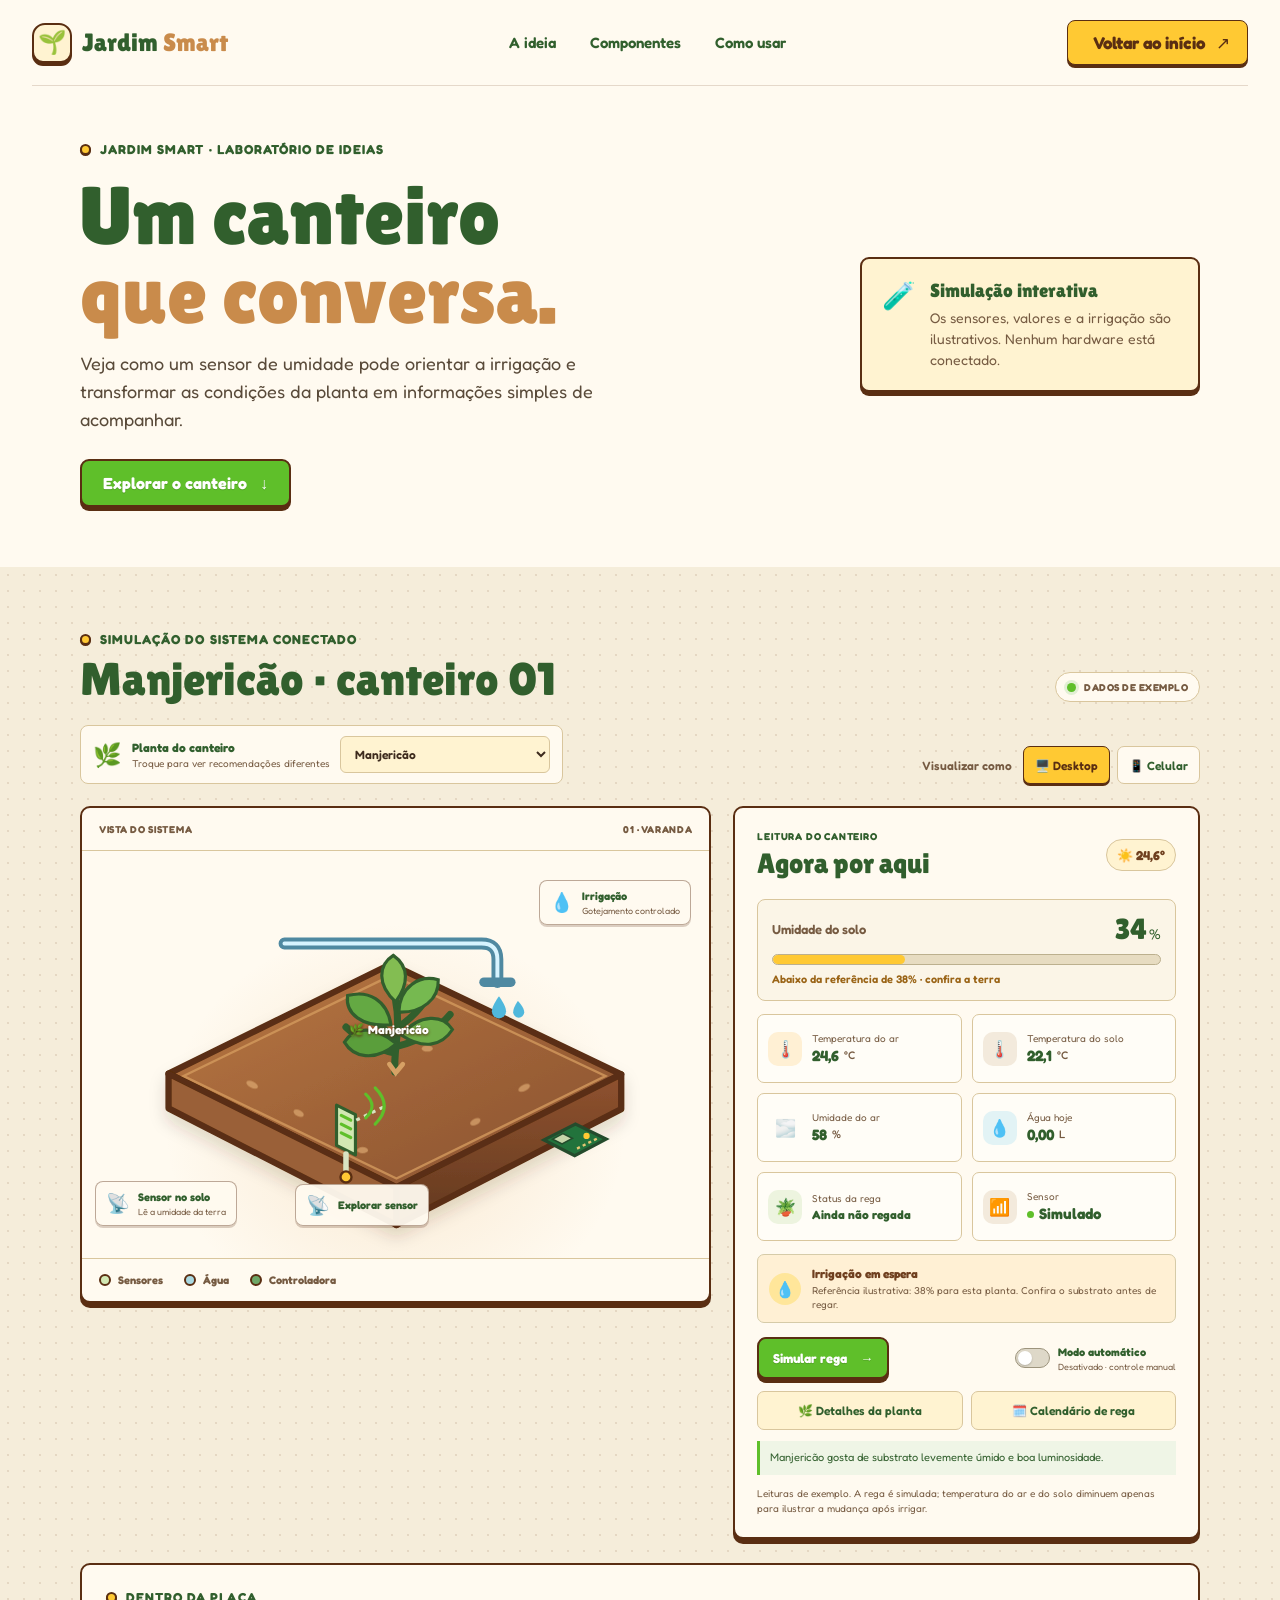
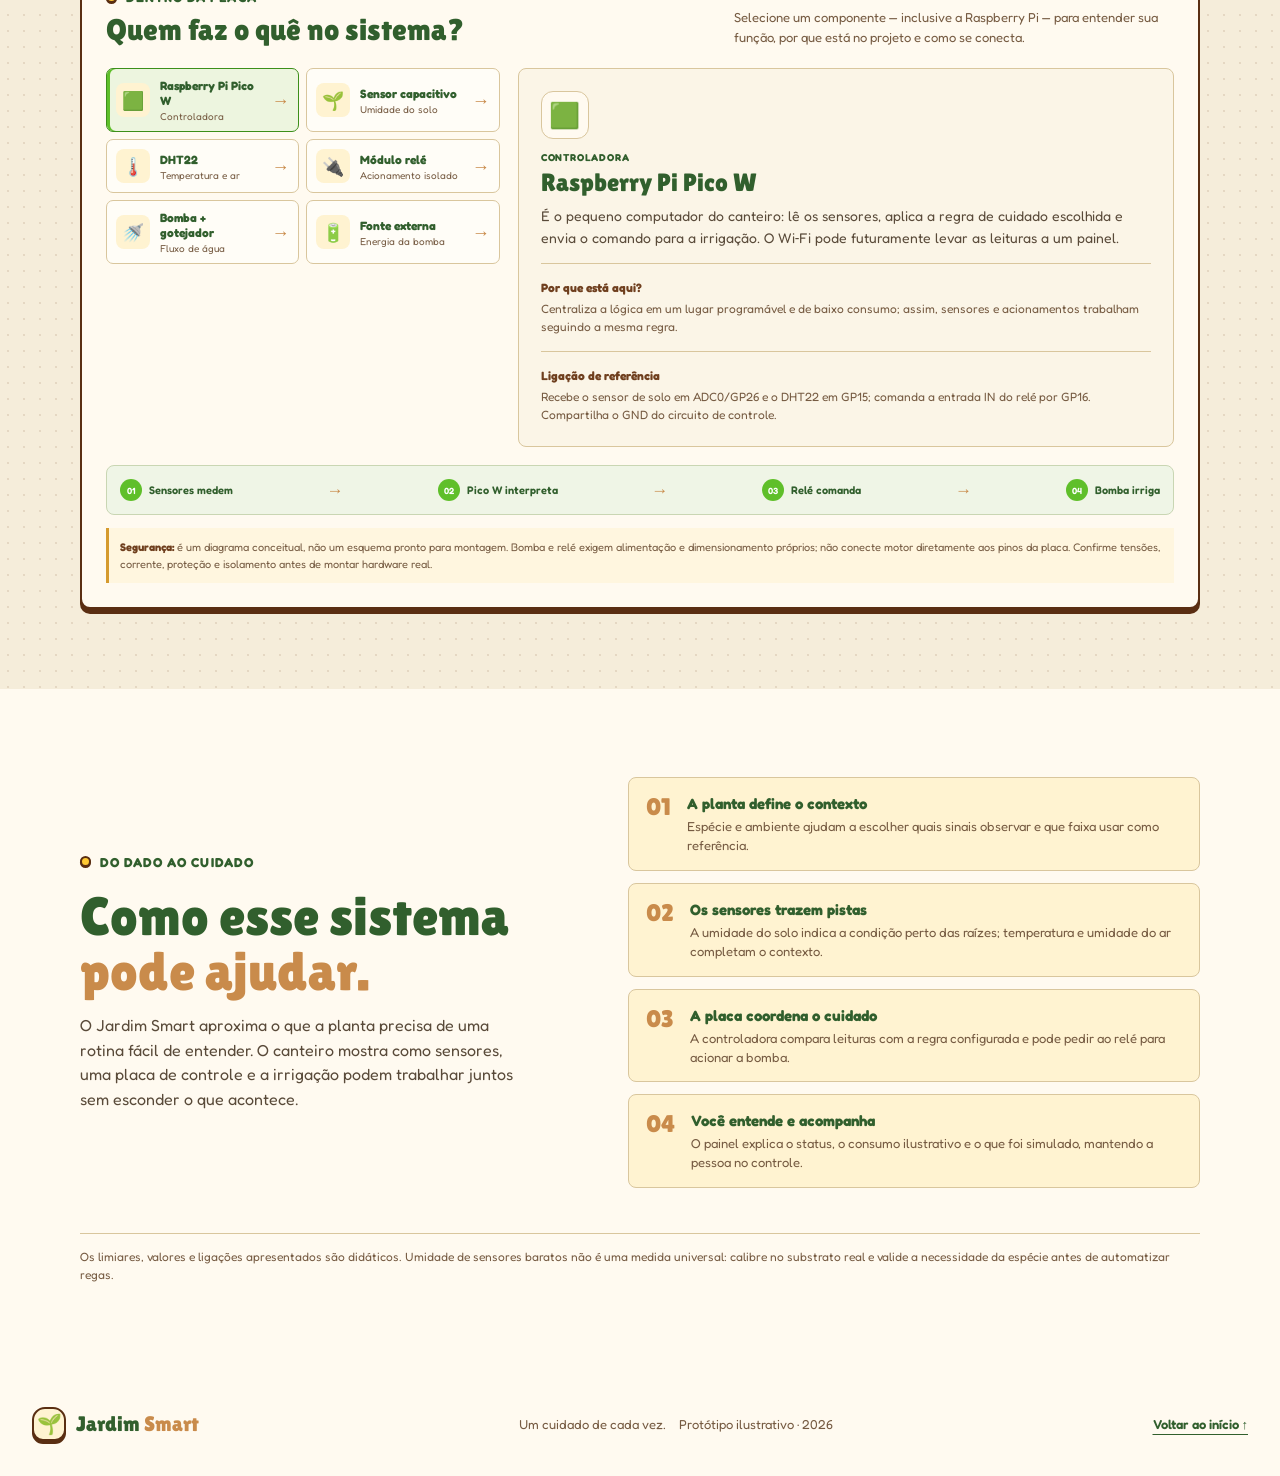
<file: demonstracao.html>
<!doctype html>
<html lang="pt-BR">
  <head>
    <meta charset="utf-8">
    <meta name="viewport" content="width=device-width, initial-scale=1">
    <meta name="theme-color" content="#5fbf2a">
    <meta name="description" content="Explore uma simulação do canteiro conectado Jardim Smart, com sensor de umidade, irrigação e dados de cuidado.">
    <title>Demonstração | Jardim Smart</title>
    <link rel="preconnect" href="https://fonts.googleapis.com">
    <link rel="preconnect" href="https://fonts.gstatic.com" crossorigin>
    <link href="https://fonts.googleapis.com/css2?family=Fredoka:wght@400;500;600;700&family=Lilita+One&display=swap" rel="stylesheet">
    <link rel="stylesheet" href="styles.css">
    <script src="demonstracao.js" defer></script>
  </head>
  <body class="demo-page">
    <header class="site-header">
      <a class="brand" href="index.html" aria-label="Jardim Smart, página inicial">
        <span class="brand-mark" aria-hidden="true">🌱</span>
        <span>Jardim <em>Smart</em></span>
      </a>
      <nav class="main-nav" aria-label="Navegação principal">
        <a href="index.html#ideia">A ideia</a>
        <a href="#componentes">Componentes</a>
        <a href="#como-usar">Como usar</a>
      </nav>
      <a class="header-cta" href="index.html"><span class="demo-header-full">Voltar ao início</span><span class="demo-header-short">Início</span> <span aria-hidden="true">↗</span></a>
    </header>

    <main>
      <section class="demo-hero section-wrap">
        <div class="demo-hero-copy">
          <p class="eyebrow"><span class="sun-dot" aria-hidden="true"></span> Jardim Smart · laboratório de ideias</p>
          <h1>Um canteiro<br><span>que conversa.</span></h1>
          <p>Veja como um sensor de umidade pode orientar a irrigação e transformar as condições da planta em informações simples de acompanhar.</p>
          <a class="button button-green" href="#canteiro">Explorar o canteiro <span aria-hidden="true">↓</span></a>
        </div>
        <aside class="demo-note" aria-label="Aviso sobre a demonstração">
          <span aria-hidden="true">🧪</span>
          <div><strong>Simulação interativa</strong><p>Os sensores, valores e a irrigação são ilustrativos. Nenhum hardware está conectado.</p></div>
        </aside>
      </section>

      <section class="demo-dashboard" id="canteiro" aria-labelledby="bed-title">
        <div class="section-wrap">
          <div class="demo-section-heading">
            <div>
              <p class="eyebrow"><span class="sun-dot" aria-hidden="true"></span> Simulação do sistema conectado</p>
              <h2 id="bed-title">Manjericão · canteiro 01</h2>
            </div>
            <span class="demo-live"><i aria-hidden="true"></i> DADOS DE EXEMPLO</span>
          </div>
          <div class="demo-toolbar">
            <label class="plant-picker" for="demo-plant-select"><span>🌿</span><span><strong>Planta do canteiro</strong><small>Troque para ver recomendações diferentes</small></span>
              <select id="demo-plant-select" aria-label="Escolher planta da simulação">
                <option value="manjericao">Manjericão</option>
                <option value="orquidea">Orquídea</option>
                <option value="jiboia">Jiboia</option>
                <option value="suculenta">Suculenta</option>
                <option value="samambaia">Samambaia</option>
                <option value="espada">Espada-de-são-jorge</option>
                <option value="lirio">Lírio-da-paz</option>
                <option value="cacto">Cacto</option>
                <option value="costela">Costela-de-adão</option>
              </select>
            </label>
            <div class="view-switch" role="group" aria-label="Visualização da simulação">
              <span>Visualizar como</span>
              <button type="button" class="view-option is-selected" data-preview="desktop" aria-pressed="true"><span aria-hidden="true">🖥️</span> Desktop</button>
              <button type="button" class="view-option" data-preview="mobile" aria-pressed="false"><span aria-hidden="true">📱</span> Celular</button>
            </div>
          </div>

          <div class="demo-dashboard-grid" id="demo-preview" data-preview="desktop">
            <section class="bed-card" aria-label="Ilustração 2.5D de um canteiro com sensor e irrigação">
              <div class="bed-card-top"><span>VISTA DO SISTEMA</span><span id="bed-location">01 · VARANDA</span></div>
              <div class="bed-illustration">
                <svg class="bed-svg" viewBox="0 0 760 510" role="img" aria-labelledby="bed-illustration-title bed-illustration-description">
                  <title id="bed-illustration-title">Canteiro conectado Jardim Smart</title>
                  <desc id="bed-illustration-description">Planta crescendo sobre o solo, com um tubo de irrigação acima e uma sonda de umidade enterrada na terra.</desc>
                  <defs>
                    <linearGradient id="soil-top" x1="0" x2="1" y1="0" y2="1"><stop offset="0" stop-color="#b97842"/><stop offset="1" stop-color="#88502f"/></linearGradient>
                    <linearGradient id="soil-side" x1="0" x2="0" y1="0" y2="1"><stop offset="0" stop-color="#8f522f"/><stop offset="1" stop-color="#63391f"/></linearGradient>
                    <filter id="bed-shadow" x="-20%" y="-20%" width="140%" height="150%"><feDropShadow dx="0" dy="12" stdDeviation="10" flood-color="#3e2b1e" flood-opacity=".15"/></filter>
                  </defs>
                  <g class="bed-ground" filter="url(#bed-shadow)">
                    <path d="M92 276 374 137 666 277 381 420Z" fill="url(#soil-top)" stroke="#5a2e12" stroke-width="8" stroke-linejoin="round"/>
                    <path d="M92 276 381 420 381 468 92 320Z" fill="#9a6037" stroke="#5a2e12" stroke-width="8" stroke-linejoin="round"/>
                    <path d="M381 420 666 277 666 321 381 468Z" fill="url(#soil-side)" stroke="#5a2e12" stroke-width="8" stroke-linejoin="round"/>
                    <path d="M111 279 375 151 646 279 381 409Z" fill="none" stroke="#d49a5e" stroke-width="3" opacity=".8"/>
                  </g>
                  <g class="bed-soil-details" fill="#e1ae76" opacity=".66">
                    <ellipse cx="198" cy="290" rx="8" ry="4" transform="rotate(27 198 290)"/><ellipse cx="257" cy="326" rx="7" ry="4" transform="rotate(27 257 326)"/>
                    <ellipse cx="543" cy="294" rx="8" ry="4" transform="rotate(-27 543 294)"/><ellipse cx="481" cy="337" rx="7" ry="4" transform="rotate(-27 481 337)"/>
                    <ellipse cx="338" cy="373" rx="7" ry="4"/><ellipse cx="420" cy="244" rx="7" ry="4"/>
                  </g>
                  <g class="plant">
                    <path d="M379 274C377 244 387 219 380 184M380 232C358 214 344 201 334 178M382 218C406 202 420 185 427 163M379 250C353 244 334 233 317 217M383 241C410 235 434 219 449 201" fill="none" stroke="#315f2d" stroke-width="9" stroke-linecap="round"/>
                    <path d="M374 214C337 217 316 200 319 177 345 170 369 182 374 214Z" fill="#64a943" stroke="#315f2d" stroke-width="4"/>
                    <path d="M384 198C385 166 410 150 434 157 435 181 414 199 384 198Z" fill="#76b950" stroke="#315f2d" stroke-width="4"/>
                    <path d="M381 238C353 262 326 255 315 236 329 215 354 216 381 238Z" fill="#5a9e3b" stroke="#315f2d" stroke-width="4"/>
                    <path d="M387 227C411 199 440 201 452 220 438 242 414 245 387 227Z" fill="#70ae48" stroke="#315f2d" stroke-width="4"/>
                    <path d="M380 185C356 163 358 138 377 126 397 140 397 162 380 185Z" fill="#83bd52" stroke="#315f2d" stroke-width="4"/>
                    <path d="M372 264 380 275 389 264" fill="none" stroke="#d6a165" stroke-width="6" stroke-linecap="round"/>
                  </g>
                  <g class="irrigation-line">
                    <path d="M239 111H489Q509 111 509 131V160" fill="none" stroke="#4f89a1" stroke-width="15" stroke-linecap="round" stroke-linejoin="round"/>
                    <path class="water-flow" d="M239 111H489Q509 111 509 131V160" fill="none" stroke="#d7f4ff" stroke-width="5" stroke-linecap="round" stroke-linejoin="round"/>
                    <path d="M492 160H526" stroke="#4f89a1" stroke-width="12" stroke-linecap="round"/>
                    <path class="water-drop drop-one" d="M511 178C511 178 502 190 502 197A9 9 0 0 0 520 197C520 190 511 178 511 178Z" fill="#50b8dc"/>
                    <path class="water-drop drop-two" d="M535 184C535 184 529 192 529 198A7 7 0 0 0 543 198C543 192 535 184 535 184Z" fill="#50b8dc"/>
                  </g>
                  <g class="soil-sensor">
                    <path d="M305 316 329 328 329 379 305 367Z" fill="#d2e8b3" stroke="#315f2d" stroke-width="4" stroke-linejoin="round"/>
                    <path d="M311 329 323 335M311 340 323 346M311 351 323 357" stroke="#5fbf2a" stroke-width="4" stroke-linecap="round"/>
                    <path d="M317 378V400" stroke="#d9e3c2" stroke-width="7" stroke-linecap="round"/>
                    <circle cx="317" cy="407" r="7" fill="#ffc933" stroke="#5a2e12" stroke-width="3"/>
                    <path d="M330 335 365 318" fill="none" stroke="#d9e3c2" stroke-width="4" stroke-dasharray="5 6"/>
                  </g>
                  <g class="sensor-signal" fill="none" stroke="#5fbf2a" stroke-width="4" stroke-linecap="round">
                    <path d="M342 302Q358 317 342 332"/><path d="M354 294Q377 317 354 340"/>
                  </g>
                  <g class="controller-board" aria-hidden="true">
                    <path d="M568 360 608 340 647 359 607 380Z" fill="#22733c" stroke="#244b2c" stroke-width="4"/>
                    <path d="M579 359 592 352 604 358 591 365Z" fill="#c6d6aa" stroke="#244b2c" stroke-width="2"/>
                    <path d="M610 371 638 357" stroke="#e5c773" stroke-width="3" stroke-dasharray="4 4"/>
                    <circle cx="622" cy="355" r="4" fill="#ffc933"/>
                  </g>
                </svg>
                <button class="diagram-label label-irrigation component-hotspot" type="button" data-component="bomba"><span aria-hidden="true">💧</span><span><strong>Irrigação</strong><small>Gotejamento controlado</small></span></button>
                <button class="diagram-label label-sensor component-hotspot" type="button" data-component="solo"><span aria-hidden="true">📡</span><span><strong>Sensor no solo</strong><small>Lê a umidade da terra</small></span></button>
                <button class="diagram-label label-controller component-hotspot" type="button" data-component="solo" aria-label="Explorar sensor"><span aria-hidden="true">📡</span><span><strong>Explorar sensor</strong></span></button>
                <div class="diagram-plant-label"><span id="plant-emoji">🌿</span> <span id="plant-diagram-name">Manjericão</span></div>
              </div>
              <div class="bed-card-bottom"><span><i class="legend-sensor"></i> Sensores</span><span><i class="legend-irrigation"></i> Água</span><span><i class="legend-board"></i> Controladora</span></div>
            </section>

            <section class="telemetry-card" aria-labelledby="telemetry-title">
              <div class="telemetry-heading">
                <div><p class="eyebrow">LEITURA DO CANTEIRO</p><h3 id="telemetry-title">Agora por aqui</h3></div>
                <span class="telemetry-weather" aria-label="Clima ilustrativo">☀️ <span id="air-temperature">24,6</span>°</span>
              </div>
              <div class="moisture-reading">
                <div class="moisture-reading-top"><span>Umidade do solo</span><strong><span id="soil-moisture-value">34</span><small>%</small></strong></div>
                <div class="moisture-track" role="progressbar" aria-label="Umidade ilustrativa do solo" aria-valuemin="0" aria-valuemax="100" aria-valuenow="34"><span id="moisture-bar"></span></div>
                <p id="soil-moisture-status" class="moisture-status">Solo seco · pode precisar de água</p>
              </div>
              <div class="telemetry-metrics">
                <article class="telemetry-metric"><span class="metric-icon metric-temp" aria-hidden="true">🌡️</span><div><small>Temperatura do ar</small><strong><span id="temperature-value">24,6</span> <em>°C</em></strong></div></article>
                <article class="telemetry-metric"><span class="metric-icon metric-soil-temp" aria-hidden="true">🌡️</span><div><small>Temperatura do solo</small><strong><span id="soil-temperature-value">22,1</span> <em>°C</em></strong></div></article>
                <article class="telemetry-metric"><span class="metric-icon metric-humidity" aria-hidden="true">🌫️</span><div><small>Umidade do ar</small><strong><span id="air-humidity-value">58</span> <em>%</em></strong></div></article>
                <article class="telemetry-metric"><span class="metric-icon metric-water" aria-hidden="true">💧</span><div><small>Água hoje</small><strong><span id="water-usage">0,00</span> <em>L</em></strong></div></article>
                <article class="telemetry-metric"><span class="metric-icon metric-status" aria-hidden="true">🪴</span><div><small>Status da rega</small><strong id="watering-status">Ainda não regada</strong></div></article>
                <article class="telemetry-metric"><span class="metric-icon metric-signal" aria-hidden="true">📶</span><div><small>Sensor</small><strong><span class="sensor-dot"></span> Simulado</strong></div></article>
              </div>
              <div class="irrigation-status" id="irrigation-status" aria-live="polite">
                <span class="irrigation-status-icon" aria-hidden="true">💧</span>
                <div><strong id="irrigation-status-title">Irrigação em espera</strong><small id="irrigation-status-copy">Abaixo de 38% de umidade, o sistema pode sugerir rega.</small></div>
              </div>
              <div class="demo-controls">
                <button class="button button-green" id="water-now-button" type="button">Simular rega <span aria-hidden="true">→</span></button>
                <button class="automation-toggle" id="automation-toggle" type="button" aria-pressed="false"><span class="toggle-track"><span></span></span><span><strong>Modo automático</strong><small id="automation-description">Desativado · controle manual</small></span></button>
              </div>
              <div class="plant-action-buttons">
                <button class="plant-action-button" id="open-plant-details" type="button">🌿 Detalhes da planta</button>
                <button class="plant-action-button" id="open-watering-calendar" type="button">🗓️ Calendário de rega</button>
              </div>
              <p class="plant-care-copy" id="plant-care-copy">Manjericão gosta de substrato levemente úmido e boa luminosidade.</p>
              <p class="telemetry-footnote">Leituras de exemplo. A rega é simulada; temperatura do ar e do solo diminuem apenas para ilustrar a mudança após irrigar.</p>
            </section>
          </div>

          <section class="system-map" id="componentes" aria-labelledby="components-title">
            <div class="system-map-heading">
              <div><p class="eyebrow"><span class="sun-dot" aria-hidden="true"></span> Dentro da placa</p><h3 id="components-title">Quem faz o quê no sistema?</h3></div>
              <p>Selecione um componente — inclusive a Raspberry Pi — para entender sua função, por que está no projeto e como se conecta.</p>
            </div>
            <div class="component-layout">
              <div class="component-selector" role="group" aria-label="Componentes do sistema">
                <button class="component-chip is-active" type="button" data-component="raspberry" aria-pressed="true"><span>🟩</span><span><strong>Raspberry Pi Pico W</strong><small>Controladora</small></span><b>→</b></button>
                <button class="component-chip" type="button" data-component="solo" aria-pressed="false"><span>🌱</span><span><strong>Sensor capacitivo</strong><small>Umidade do solo</small></span><b>→</b></button>
                <button class="component-chip" type="button" data-component="ambiente" aria-pressed="false"><span>🌡️</span><span><strong>DHT22</strong><small>Temperatura e ar</small></span><b>→</b></button>
                <button class="component-chip" type="button" data-component="rele" aria-pressed="false"><span>🔌</span><span><strong>Módulo relé</strong><small>Acionamento isolado</small></span><b>→</b></button>
                <button class="component-chip" type="button" data-component="bomba" aria-pressed="false"><span>🚿</span><span><strong>Bomba + gotejador</strong><small>Fluxo de água</small></span><b>→</b></button>
                <button class="component-chip" type="button" data-component="fonte" aria-pressed="false"><span>🔋</span><span><strong>Fonte externa</strong><small>Energia da bomba</small></span><b>→</b></button>
              </div>
              <article class="component-detail" aria-live="polite">
                <div class="component-detail-icon" id="component-detail-icon" aria-hidden="true">🟩</div>
                <p class="eyebrow" id="component-category">CONTROLADORA</p>
                <h4 id="component-detail-title">Raspberry Pi Pico W</h4>
                <p id="component-detail-description">É o pequeno computador do canteiro: lê os sensores, aplica a regra de cuidado escolhida e envia o comando para a irrigação. O Wi‑Fi pode futuramente levar as leituras a um painel.</p>
                <div class="component-why"><strong>Por que está aqui?</strong><p id="component-detail-why">Centraliza a lógica em um lugar programável e de baixo consumo; assim, sensores e acionamentos trabalham seguindo a mesma regra.</p></div>
                <div class="component-connection"><strong>Ligação de referência</strong><p id="component-detail-connection">Recebe o sensor de solo em ADC0/GP26 e o DHT22 em GP15; comanda a entrada IN do relé por GP16. Compartilha o GND do circuito de controle.</p></div>
              </article>
            </div>
            <div class="wiring-flow" aria-label="Fluxo ilustrativo das conexões">
              <span><i>01</i> Sensores medem</span><b aria-hidden="true">→</b><span><i>02</i> Pico W interpreta</span><b aria-hidden="true">→</b><span><i>03</i> Relé comanda</span><b aria-hidden="true">→</b><span><i>04</i> Bomba irriga</span>
            </div>
            <p class="wiring-warning"><strong>Segurança:</strong> é um diagrama conceitual, não um esquema pronto para montagem. Bomba e relé exigem alimentação e dimensionamento próprios; não conecte motor diretamente aos pinos da placa. Confirme tensões, corrente, proteção e isolamento antes de montar hardware real.</p>
          </section>
        </div>
      </section>

      <section class="demo-usage section-wrap" id="como-usar">
        <div class="demo-usage-heading">
          <p class="eyebrow"><span class="sun-dot" aria-hidden="true"></span> Do dado ao cuidado</p>
          <h2>Como esse sistema<br><span>pode ajudar.</span></h2>
          <p>O Jardim Smart aproxima o que a planta precisa de uma rotina fácil de entender. O canteiro mostra como sensores, uma placa de controle e a irrigação podem trabalhar juntos sem esconder o que acontece.</p>
        </div>
        <div class="demo-usage-steps">
          <article><span>01</span><div><strong>A planta define o contexto</strong><p>Espécie e ambiente ajudam a escolher quais sinais observar e que faixa usar como referência.</p></div></article>
          <article><span>02</span><div><strong>Os sensores trazem pistas</strong><p>A umidade do solo indica a condição perto das raízes; temperatura e umidade do ar completam o contexto.</p></div></article>
          <article><span>03</span><div><strong>A placa coordena o cuidado</strong><p>A controladora compara leituras com a regra configurada e pode pedir ao relé para acionar a bomba.</p></div></article>
          <article><span>04</span><div><strong>Você entende e acompanha</strong><p>O painel explica o status, o consumo ilustrativo e o que foi simulado, mantendo a pessoa no controle.</p></div></article>
        </div>
        <p class="demo-usage-disclaimer">Os limiares, valores e ligações apresentados são didáticos. Umidade de sensores baratos não é uma medida universal: calibre no substrato real e valide a necessidade da espécie antes de automatizar regas.</p>
      </section>
    </main>

    <dialog class="plant-info-dialog" id="plant-details-dialog" aria-labelledby="plant-details-title">
      <div class="plant-info-top">
        <div><p class="eyebrow"><span class="sun-dot" aria-hidden="true"></span> Guia do canteiro</p><h2 id="plant-details-title">Detalhes da planta</h2></div>
        <button class="dialog-close" type="button" aria-label="Fechar detalhes">×</button>
      </div>
      <div class="plant-info-body">
        <section class="plant-info-summary">
          <div class="plant-info-icon" id="details-plant-icon" aria-hidden="true">🌿</div>
          <div><h3 id="details-plant-name">Manjericão</h3><p id="details-plant-description">Erva aromática · varanda</p></div>
        </section>
        <div class="plant-facts-grid">
          <article><small>Próxima rega</small><strong id="details-next-watering">Em 2 dias</strong></article>
          <article><small>Intervalo de referência</small><strong id="details-watering-interval">A cada 3 dias</strong></article>
          <article><small>Luz</small><strong id="details-light">Sol indireto</strong></article>
          <article><small>Colheita / floração</small><strong id="details-harvest">Em 45–60 dias</strong></article>
          <article><small>Umidade de referência</small><strong id="details-moisture">38% no solo</strong></article>
          <article><small>Ambiente</small><strong id="details-location">Varanda</strong></article>
        </div>
        <section class="plant-detail-advice"><strong>Cuidados para esta planta</strong><p id="details-care-copy"></p><small id="details-care-note"></small></section>
        <section class="mini-garden-section">
          <div><h3>Mini canteiro</h3><p>Escolha uma planta para voltar ao painel de leituras.</p></div>
          <div class="mini-garden-plants" id="mini-garden-plants" role="group" aria-label="Plantas disponíveis no canteiro"></div>
        </section>
      </div>
      <div class="plant-info-footer">
        <button class="button button-green" id="back-to-dashboard" type="button">← Voltar ao painel</button>
        <button class="plant-action-button" id="details-calendar-button" type="button">🗓️ Ver calendário de rega</button>
      </div>
    </dialog>

    <dialog class="plant-info-dialog calendar-dialog" id="watering-calendar-dialog" aria-labelledby="watering-calendar-title">
      <div class="plant-info-top">
        <div><p class="eyebrow"><span class="sun-dot" aria-hidden="true"></span> Planejamento ilustrativo</p><h2 id="watering-calendar-title">Calendário de rega</h2></div>
        <button class="dialog-close" type="button" aria-label="Fechar calendário">×</button>
      </div>
      <p class="calendar-plant-name" id="calendar-plant-name">Manjericão · canteiro 01</p>
      <div class="watering-calendar-grid" id="watering-calendar-grid" aria-live="polite"></div>
      <p class="calendar-dialog-note">As datas usam intervalos de exemplo. Confira a terra e as necessidades da espécie antes de regar.</p>
      <div class="plant-info-footer">
        <button class="button button-green" id="calendar-back-to-details" type="button">← Voltar aos detalhes</button>
        <button class="automation-toggle calendar-automation" id="calendar-automation-toggle" type="button" aria-pressed="false"><span class="toggle-track"><span></span></span><span><strong>Modo automático</strong><small>Desativado · simulação</small></span></button>
      </div>
    </dialog>

    <footer class="site-footer">
      <a class="brand footer-brand" href="index.html"><span class="brand-mark" aria-hidden="true">🌱</span><span>Jardim <em>Smart</em></span></a>
      <p>Um cuidado de cada vez. <span>Protótipo ilustrativo · 2026</span></p>
      <a href="index.html" class="back-top">Voltar ao início ↑</a>
    </footer>
  </body>
</html>
</file>
<file: styles.css>
:root {
  color-scheme: light;
  --grass: #5fbf2a;
  --grass-dark: #3c8f1a;
  --leaf: #315f2d;
  --wood: #c98b4b;
  --wood-light: #e1a65d;
  --soil: #6f3f1e;
  --outline: #5a2e12;
  --cream: #fff3d1;
  --paper: #fffaf0;
  --yellow: #ffc933;
  --red: #e85a4a;
  --ink: #3e2b1e;
  --muted: #765b42;
  --line: #d9c69d;
  font-family: "Fredoka", sans-serif;
  color: var(--ink);
  background: var(--paper);
  font-synthesis: none;
  text-rendering: optimizeLegibility;
}

* { box-sizing: border-box; }
html { scroll-behavior: smooth; }
body { margin: 0; min-width: 0; }
button, a { font: inherit; }
a { color: inherit; }
button:focus-visible, a:focus-visible { outline: 3px solid var(--red); outline-offset: 4px; }

.site-header {
  width: min(1240px, calc(100% - 64px));
  min-height: 86px;
  margin: auto;
  display: flex;
  align-items: center;
  justify-content: space-between;
  gap: 28px;
  border-bottom: 1px solid rgba(111, 63, 30, .18);
}
.brand { display: inline-flex; align-items: center; gap: 10px; text-decoration: none; color: var(--leaf); font-family: "Lilita One", sans-serif; font-size: 25px; white-space: nowrap; }
.brand em { color: var(--wood); font-style: normal; }
.brand-mark { display: grid; place-items: center; width: 40px; aspect-ratio: 1; background: var(--cream); border: 2px solid var(--outline); border-radius: 13px 13px 11px 11px; font-family: sans-serif; font-size: 23px; box-shadow: 0 3px 0 var(--outline); }
.main-nav { display: flex; gap: 34px; align-items: center; }
.nav-label-short { display: none; }
.main-nav a, .text-link, .back-top { color: var(--leaf); font-weight: 600; text-decoration-thickness: 1px; text-underline-offset: 5px; }
.main-nav a { text-decoration: none; font-size: 15px; }
.main-nav a:hover, .text-link:hover, .back-top:hover { color: var(--soil); }
.header-cta { padding: 11px 17px; border: 1px solid var(--outline); border-radius: 8px; background: var(--yellow); box-shadow: 0 3px 0 var(--outline); color: var(--outline); text-decoration: none; font-size: 14px; font-weight: 700; white-space: nowrap; }
.header-cta span { padding-left: 8px; font-size: 17px; }
.header-cta:active, .button:active { transform: translateY(2px); box-shadow: 0 1px 0 var(--outline); }

.hero { position: relative; isolation: isolate; overflow: hidden; width: min(1240px, calc(100% - 64px)); min-height: 638px; margin: 0 auto; padding: 72px 0 62px; display: grid; grid-template-columns: .94fr 1.06fr; align-items: center; gap: 48px; }
.hero::before { position: absolute; content: ""; z-index: -1; width: 610px; height: 610px; top: 11px; right: -145px; border-radius: 50%; background: radial-gradient(circle at 44% 45%, #f3e1b8 0 1px, transparent 1.8px) 0 0 / 19px 19px, #edf4d9; border: 1px solid #d7e1bd; }
.hero-copy { padding-bottom: 15px; }
.eyebrow { margin: 0 0 19px; display: flex; align-items: center; gap: 9px; color: var(--leaf); font-size: 13px; font-weight: 700; letter-spacing: .08em; text-transform: uppercase; }
.sun-dot { width: 11px; aspect-ratio: 1; display: inline-block; border-radius: 50%; background: var(--yellow); border: 2px solid var(--outline); box-shadow: 0 1px 0 var(--outline); }
h1, h2, h3, p { margin-top: 0; }
h1, h2, h3 { font-family: "Lilita One", sans-serif; font-weight: 400; }
.hero h1 { max-width: 540px; margin-bottom: 20px; color: var(--leaf); font-size: clamp(56px, 6.4vw, 82px); line-height: .98; }
.hero h1 span, .section-heading h2 span, .garden-intro h2 span, .future-inner h2 span { color: var(--wood); }
.hero-description { max-width: 480px; margin-bottom: 27px; color: #594a39; font-size: 18px; line-height: 1.55; }
.hero-actions { display: flex; align-items: center; gap: 24px; flex-wrap: wrap; }
.button { min-height: 48px; display: inline-flex; align-items: center; justify-content: center; gap: 13px; padding: 0 21px; border: 2px solid var(--outline); border-radius: 9px; box-shadow: 0 4px 0 var(--outline); cursor: pointer; font-weight: 700; text-decoration: none; transition: transform .15s ease, box-shadow .15s ease; }
.button-green { color: #fff; background: var(--grass); text-shadow: 0 1px 0 rgba(0,0,0,.16); }
.button-green:hover { background: var(--grass-dark); }
.text-link { font-size: 15px; }
.text-link span { padding-left: 4px; }
.hero-note { display: flex; gap: 10px; align-items: center; max-width: 350px; margin-top: 46px; color: var(--muted); font-size: 14px; }
.note-sprout { color: var(--grass-dark); font-size: 23px; }

.hero-art { min-height: 490px; position: relative; display: grid; place-items: center; }
.garden-window { position: relative; z-index: 1; width: min(390px, 77%); padding: 20px; border: 5px solid var(--outline); border-radius: 16px; background: var(--cream); box-shadow: 0 8px 0 var(--outline), 0 18px 32px rgba(61, 46, 22, .14); transform: rotate(-2deg); }
.window-top { display: flex; justify-content: space-between; align-items: center; padding: 0 2px 13px; border-bottom: 1px dashed var(--line); }
.window-top div { display: grid; gap: 2px; }
.weather-kicker, .demo-caption, .dialog-kicker { color: var(--muted); font-size: 9px; font-weight: 700; letter-spacing: .09em; }
.window-top strong { color: var(--leaf); font-family: "Lilita One", sans-serif; font-size: 23px; }
.window-top strong span { color: var(--wood); }
.weather-icon { font-size: 27px; }
.window-label { display: flex; align-items: center; justify-content: space-between; padding: 14px 2px 10px; color: var(--soil); font-family: "Lilita One", sans-serif; font-size: 15px; }
.leaf-count { color: var(--muted); font-family: "Fredoka", sans-serif; font-size: 10px; font-weight: 600; }
.mini-garden { display: grid; grid-template-columns: repeat(3, 1fr); gap: 7px; padding: 9px; border: 4px solid var(--outline); border-radius: 10px; background: #87502c; box-shadow: inset 0 0 0 2px #bb7841; }
.plot { aspect-ratio: 1; display: flex; flex-direction: column; align-items: center; justify-content: center; gap: 0; padding: 3px; border: 2px solid #6a381d; border-radius: 7px; background: #ab6837; box-shadow: inset 0 0 0 2px rgba(226, 158, 88, .38); color: var(--outline); cursor: pointer; }
.plot > span { width: 28px; height: 28px; display: grid; place-items: center; border: 2px solid var(--outline); border-radius: 50%; background: var(--yellow); font-family: "Lilita One", sans-serif; font-size: 23px; line-height: 1; transition: transform .18s ease; }
.plot:hover > span { transform: scale(1.12) rotate(-7deg); }
.plot-plant > span { border: 0; border-radius: 0; background: transparent; font-size: 31px; }
.plot small { color: white; font-size: 8px; font-weight: 600; text-shadow: 0 1px 2px var(--outline); }
.garden-alert { display: flex; align-items: center; gap: 9px; margin-top: 13px; padding: 10px; border: 2px solid var(--outline); border-radius: 8px; background: var(--yellow); color: var(--outline); }
.alert-icon { font-size: 20px; }
.garden-alert > span:nth-child(2) { flex: 1; display: grid; gap: 2px; }
.garden-alert strong { font-size: 12px; }
.garden-alert small { font-size: 10px; }
.alert-arrow { font-size: 17px; }
.demo-caption { margin: 11px 0 0; text-align: center; font-size: 8px; }
.sun-stamp { position: absolute; z-index: 2; top: 10px; left: 1%; width: 76px; aspect-ratio: 1; display: grid; place-items: center; border: 2px solid var(--outline); border-radius: 50%; background: var(--yellow); color: var(--outline); font-family: "Lilita One", sans-serif; font-size: 16px; line-height: 1; text-align: center; transform: rotate(-10deg); box-shadow: 0 3px 0 var(--outline); }
.photo-sticker { position: absolute; z-index: 2; right: -4px; bottom: 13px; width: 178px; padding: 7px 7px 12px; border: 2px solid var(--outline); background: var(--paper); box-shadow: 0 4px 0 var(--outline); transform: rotate(7deg); }
.photo-sticker img { width: 100%; height: 106px; display: block; object-fit: cover; }
.photo-sticker span { display: block; padding: 7px 2px 0; color: var(--soil); font-family: "Lilita One", sans-serif; font-size: 13px; line-height: 1.15; }
.doodle { position: absolute; color: var(--grass-dark); font-size: 31px; }
.doodle-one { top: 49px; right: 1%; }
.doodle-two { bottom: 38px; left: 3%; color: var(--wood); font-size: 40px; transform: rotate(-28deg); }

.section-wrap { width: min(1120px, calc(100% - 64px)); margin: auto; }
.idea { display: grid; grid-template-columns: 1fr 1fr; gap: 100px; padding: 94px 0 103px; border-top: 1px solid var(--line); }
.section-heading h2, .garden-intro h2, .future-inner h2 { margin-bottom: 0; color: var(--leaf); font-size: clamp(38px, 4.5vw, 57px); line-height: 1.03; }
.idea-copy { max-width: 490px; padding-top: 24px; }
.idea-copy p, .garden-intro > p:not(.eyebrow) { color: #594a39; font-size: 17px; line-height: 1.65; }
.idea-copy p + p { margin-bottom: 19px; }
.idea-copy strong { color: var(--soil); }

.how-section { position: relative; overflow: hidden; background: var(--leaf); color: var(--cream); }
.how-section::before { position: absolute; inset: 0; content: ""; opacity: .1; background-image: radial-gradient(#fff3d1 1px, transparent 1px); background-size: 22px 22px; mask-image: linear-gradient(90deg, transparent, #000 70%); }
.how-inner { position: relative; display: grid; grid-template-columns: .75fr 1.25fr; gap: 75px; padding-top: 86px; padding-bottom: 92px; }
.how-heading .eyebrow { color: var(--cream); }
.how-heading h2 { color: var(--cream); }
.how-heading h2 span { color: var(--yellow); }
.how-heading > p:last-child { max-width: 260px; margin-top: 20px; color: #e4edcf; font-size: 16px; line-height: 1.5; }
.steps { display: grid; grid-template-columns: repeat(3, 1fr); gap: 17px; align-self: center; }
.step { min-height: 235px; padding: 20px 16px 18px; border: 1px solid rgba(255,243,209,.55); border-radius: 7px; background: rgba(255,243,209,.08); }
.step-number { display: block; color: var(--yellow); font-family: "Lilita One", sans-serif; font-size: 19px; }
.step-icon { display: block; margin: 16px 0 12px; font-family: sans-serif; font-size: 34px; }
.step h3 { margin-bottom: 8px; color: var(--cream); font-size: 19px; }
.step p { margin-bottom: 0; color: #e4edcf; font-size: 14px; line-height: 1.45; }

.garden-section { padding: 98px 0 104px; background-color: #f5edda; background-image: radial-gradient(rgba(111,63,30,.12) .8px, transparent .8px); background-size: 16px 16px; }
.garden-inner { display: grid; grid-template-columns: 1fr .85fr; gap: 80px; align-items: center; }
.garden-intro h2 { margin-bottom: 22px; }
.garden-intro > p:not(.eyebrow) { max-width: 465px; margin-bottom: 23px; }
.garden-legend { display: flex; flex-wrap: wrap; gap: 20px; color: var(--muted); font-size: 13px; font-weight: 600; }
.garden-legend span { display: inline-flex; align-items: center; gap: 8px; }
.garden-legend i { width: 17px; aspect-ratio: 1; display: inline-block; border: 2px solid var(--outline); border-radius: 5px; }
.legend-plant { background: var(--grass); }
.legend-empty { background: var(--yellow); }
.interactive-garden-wrap { width: min(100%, 390px); justify-self: center; padding: 16px; border: 5px solid var(--outline); border-radius: 12px; background: var(--wood); box-shadow: 0 7px 0 var(--outline); }
.interactive-weather { min-height: 42px; display: flex; align-items: center; gap: 8px; padding: 0 3px 12px; color: var(--outline); font-size: 13px; font-weight: 600; }
.interactive-weather > span { font-size: 18px; }
.interactive-weather b { padding: 3px 8px; border: 1px solid var(--outline); border-radius: 12px; background: var(--cream); font-size: 12px; }
.interactive-weather small { margin-left: auto; color: #563819; font-size: 10px; text-align: right; }
.interactive-garden { display: grid; grid-template-columns: repeat(3, 1fr); gap: 8px; padding: 10px; border: 4px solid var(--outline); border-radius: 9px; background: #794521; }
.interactive-plot { aspect-ratio: 1; display: flex; flex-direction: column; justify-content: center; align-items: center; gap: 2px; border: 2px solid #63391d; border-radius: 6px; background: #aa6738; box-shadow: inset 0 0 0 2px #c37d43; color: var(--outline); cursor: pointer; transition: filter .15s ease, transform .15s ease; }
.interactive-plot:hover { filter: brightness(1.12); transform: translateY(-2px); }
.interactive-plot > .plot-icon { width: 39px; aspect-ratio: 1; display: grid; place-items: center; border: 2px solid var(--outline); border-radius: 50%; background: var(--yellow); font-family: "Lilita One", sans-serif; font-size: 30px; line-height: 1; }
.interactive-plot small { width: 100%; max-width: 100%; max-height: 2.1em; display: -webkit-box; overflow: hidden; color: white; font-size: 10px; font-weight: 600; line-height: 1.05; text-align: center; text-shadow: 0 1px 2px var(--outline); overflow-wrap: anywhere; -webkit-box-orient: vertical; -webkit-line-clamp: 2; }
.interactive-plot.is-planted > .plot-icon { border: 0; border-radius: 0; background: transparent; font-size: 39px; }
.interactive-plot.is-new > .plot-icon { border-color: var(--grass-dark); background: var(--grass); }
.interactive-plot .plot-status { width: auto; max-width: 100%; min-width: 0; height: auto; display: block; overflow: hidden; padding: 2px 5px; border: 1px solid rgba(90,46,18,.75); border-radius: 8px; background: var(--cream); color: var(--soil); font: 600 9px/1.1 "Fredoka", sans-serif; text-overflow: ellipsis; white-space: nowrap; }
.interactive-plot.is-due .plot-status { background: var(--yellow); }
.garden-hint { min-height: 19px; margin: 13px 0 0; color: var(--outline); font-size: 13px; font-weight: 600; text-align: center; }

.care-calendar { grid-column: 1 / -1; margin-top: 12px; padding: 25px; border: 2px solid var(--outline); border-radius: 8px; background: var(--paper); box-shadow: 0 4px 0 var(--outline); }
.calendar-heading { display: flex; justify-content: space-between; align-items: center; gap: 16px; }
.calendar-heading .eyebrow { margin-bottom: 8px; }
.calendar-heading h3 { margin: 0; color: var(--leaf); font-size: 30px; }
.calendar-period { padding: 7px 10px; border: 1px solid var(--outline); border-radius: 14px; background: var(--yellow); color: var(--outline); font-size: 10px; font-weight: 700; letter-spacing: .04em; white-space: nowrap; }
.calendar-intro { margin: 12px 0 20px; color: var(--muted); font-size: 14px; }
.calendar-days { display: grid; grid-template-columns: repeat(7, minmax(0, 1fr)); gap: 7px; }
.calendar-day { min-width: 0; min-height: 130px; padding: 9px 7px; border: 1px solid var(--line); border-radius: 6px; background: var(--cream); }
.calendar-day.is-today { border: 2px solid var(--grass-dark); background: #eff8df; }
.calendar-day-heading { display: grid; gap: 2px; margin-bottom: 8px; color: var(--soil); }
.calendar-day-heading strong { font-size: 12px; }
.calendar-day-heading small { color: var(--muted); font-size: 10px; }
.calendar-events { display: grid; gap: 5px; }
.calendar-event { width: 100%; min-width: 0; display: flex; align-items: center; gap: 4px; padding: 5px 4px; border: 1px solid var(--line); border-radius: 4px; background: white; color: var(--soil); cursor: pointer; text-align: left; }
.calendar-event:hover { border-color: var(--grass-dark); background: #f2f8e8; }
.calendar-event > span:first-child { flex: 0 0 auto; font-size: 13px; }
.calendar-event > span:last-child { min-width: 0; overflow: hidden; font-size: 9px; font-weight: 600; text-overflow: ellipsis; white-space: nowrap; }
.calendar-empty { color: #867762; font-size: 10px; }
.calendar-disclaimer { margin: 16px 0 0; color: var(--muted); font-size: 11px; line-height: 1.5; }

.future-section { padding: 88px 0 80px; background: var(--cream); }
.future-inner { display: grid; grid-template-columns: 1fr 1fr; column-gap: 75px; align-items: end; }
.future-inner h2 { font-size: clamp(36px, 4vw, 50px); }
.future-copy { margin-bottom: 4px; color: #594a39; font-size: 16px; line-height: 1.65; }
.future-path { grid-column: 1 / -1; display: grid; grid-template-columns: 1fr 1fr 1fr 1fr 1fr; align-items: start; gap: 14px; margin-top: 53px; }
.future-path > div { display: grid; grid-template-columns: 20px 1fr; column-gap: 10px; align-items: center; }
.path-dot { grid-row: span 2; width: 17px; aspect-ratio: 1; border: 3px solid var(--soil); border-radius: 50%; background: var(--cream); }
.path-now { background: var(--grass); }
.future-path strong { color: var(--soil); font-size: 15px; }
.future-path small { color: var(--muted); font-size: 12px; }
.path-line { height: 2px; margin-top: 7px; background: var(--wood); }
.future-footnote { grid-column: 1 / -1; margin: 25px 0 0 30px; color: var(--muted); font-size: 12px; }

.site-footer { width: min(1240px, calc(100% - 64px)); min-height: 104px; display: flex; justify-content: space-between; align-items: center; gap: 20px; margin: auto; }
.footer-brand { font-size: 21px; }
.footer-brand .brand-mark { width: 34px; font-size: 20px; }
.site-footer p { margin: 0; color: var(--muted); font-size: 13px; }
.site-footer p span { padding-left: 10px; }
.back-top { font-size: 13px; }

.plant-dialog { width: min(420px, calc(100% - 32px)); max-height: min(90vh, 780px); padding: 22px; overflow-y: auto; border: 4px solid var(--outline); border-radius: 12px; background: var(--cream); color: var(--ink); box-shadow: 0 8px 0 var(--outline); }
.plant-dialog::backdrop { background: rgba(45, 48, 24, .67); backdrop-filter: blur(2px); }
.dialog-top { display: flex; justify-content: space-between; align-items: center; }
.dialog-close { width: 34px; aspect-ratio: 1; border: 2px solid var(--outline); border-radius: 50%; background: var(--red); color: white; font-size: 23px; line-height: 1; cursor: pointer; }
.dialog-plant { margin: 15px 0 8px; text-align: center; font-size: 55px; }
.plant-dialog h2 { display: flex; justify-content: space-between; align-items: center; gap: 10px; margin-bottom: 5px; color: var(--soil); font-size: 27px; }
.plant-status { padding: 6px 10px; border: 1px solid var(--outline); border-radius: 15px; background: var(--yellow); color: var(--outline); font-family: "Fredoka", sans-serif; font-size: 12px; }
.plant-meta { color: var(--muted); font-size: 13px; }
.plant-status.is-watered { background: #d9edbb; }
.plant-status.is-overdue { background: #f5c5aa; }
.weather-facts { display: grid; grid-template-columns: repeat(3, 1fr); gap: 7px; margin: 16px 0; }
.weather-facts span { padding: 8px 4px; border: 1px solid var(--line); border-radius: 7px; background: white; color: var(--soil); font-weight: 700; text-align: center; }
.weather-facts small { display: block; margin-top: 3px; color: var(--muted); font-size: 10px; font-weight: 400; }
.care-note { display: flex; align-items: flex-start; gap: 10px; padding: 12px; border: 1px solid var(--line); border-radius: 7px; background: white; }
.care-note > span { font-size: 20px; }
.care-note p { margin: 0; font-size: 13px; line-height: 1.5; }
.next-water { display: grid; grid-template-columns: 1fr auto; gap: 4px 10px; align-items: center; margin-top: 12px; padding: 10px 12px; border: 1px solid var(--line); border-radius: 7px; background: #eff8df; }
.next-water span { color: var(--muted); font-size: 9px; font-weight: 700; letter-spacing: .06em; }
.next-water strong { grid-column: 2; grid-row: 1 / span 2; color: var(--leaf); font-family: "Lilita One", sans-serif; font-size: 17px; text-align: right; }
.next-water small { color: var(--muted); font-size: 11px; }
.water-button, .add-plant-button { width: 100%; margin-top: 17px; }
.button-remove { width: 100%; margin-top: 10px; border-color: var(--outline); background: var(--red); color: white; }
.dialog-disclaimer { margin: 12px 0 0; color: var(--muted); font-size: 10px; text-align: center; }
.add-copy { color: #594a39; font-size: 15px; line-height: 1.5; text-align: center; }
.add-dialog h2 { display: block; margin-bottom: 9px; text-align: center; }
.plant-select-label { display: block; margin: 16px 0 6px; color: var(--soil); font-size: 13px; font-weight: 600; }
.plant-select { width: 100%; min-height: 46px; padding: 0 10px; border: 2px solid var(--wood); border-radius: 6px; background: white; color: var(--ink); font: 500 15px "Fredoka", sans-serif; }

@media (max-width: 900px) {
  .site-header, .hero, .site-footer { width: min(100% - 40px, 740px); }
  .main-nav { gap: 18px; }
  .main-nav a { font-size: 13px; }
  .header-cta { display: none; }
  .hero { min-height: 570px; grid-template-columns: .92fr 1.08fr; gap: 20px; }
  .hero::before { width: 500px; height: 500px; right: -135px; top: 38px; }
  .hero h1 { font-size: clamp(52px, 7vw, 68px); }
  .garden-window { width: 82%; }
  .photo-sticker { right: -4px; width: 150px; }
  .photo-sticker img { height: 87px; }
  .section-wrap { width: min(100% - 40px, 740px); }
  .idea { gap: 45px; }
  .how-inner { grid-template-columns: 1fr; gap: 32px; }
  .how-heading > p:last-child { max-width: 450px; }
  .garden-inner { gap: 35px; }
  .calendar-days { grid-template-columns: repeat(4, minmax(0, 1fr)); }
  .interactive-weather { flex-wrap: wrap; }
  .interactive-weather small { width: 100%; margin-left: 27px; text-align: left; }
}

@media (max-width: 620px) {
  .site-header { width: calc(100% - 32px); min-height: 69px; gap: 10px; }
  .brand { gap: 7px; font-size: 21px; }
  .brand-mark { width: 34px; font-size: 20px; }
  .main-nav { gap: 14px; }
  .main-nav a { font-size: 11px; white-space: nowrap; }
  .main-nav a:first-child { display: none; }
  .hero { width: calc(100% - 32px); min-height: 0; grid-template-columns: 1fr; gap: 0; padding: 36px 0 30px; }
  .hero::before { width: 390px; height: 390px; top: auto; bottom: 22px; right: -135px; }
  .hero h1 { max-width: 430px; font-size: clamp(48px, 12.5vw, 62px); }
  .hero-description { max-width: 500px; margin-bottom: 20px; font-size: 15px; line-height: 1.45; }
  .hero-note { margin-top: 17px; font-size: 12px; }
  .hero-art { min-height: 0; margin-top: 24px; }
  .garden-window { display: none; }
  .sun-stamp { top: -12px; left: 1%; width: 58px; font-size: 12px; }
  .photo-sticker { position: relative; right: auto; bottom: auto; width: min(100%, 310px); margin: auto; transform: rotate(-2deg); }
  .photo-sticker img { height: 148px; }
  .doodle-one { top: 1px; right: 4%; }
  .doodle-two { display: none; }
  .section-wrap { width: calc(100% - 36px); }
  .idea { grid-template-columns: 1fr; gap: 20px; padding: 38px 0 67px; }
  .section-heading h2, .garden-intro h2 { font-size: 45px; }
  .idea-copy { padding-top: 0; }
  .idea-copy p, .garden-intro > p:not(.eyebrow) { font-size: 16px; }
  .how-inner { padding-top: 62px; padding-bottom: 67px; }
  .steps { grid-template-columns: 1fr; gap: 10px; }
  .step { min-height: 0; display: grid; grid-template-columns: 34px 42px 1fr; grid-template-rows: auto auto; column-gap: 10px; align-items: center; padding: 14px; }
  .step-number { grid-row: span 2; align-self: start; }
  .step-icon { grid-row: span 2; margin: 0; font-size: 29px; }
  .step h3 { margin: 0 0 3px; font-size: 17px; }
  .step p { font-size: 13px; }
  .garden-section { padding: 65px 0 75px; }
  .garden-inner { grid-template-columns: 1fr; gap: 30px; }
  .interactive-garden-wrap { width: min(100%, 370px); }
  .interactive-weather { gap: 6px; font-size: 12px; }
  .interactive-weather small { font-size: 10px; }
  .interactive-plot { min-width: 0; }
  .care-calendar { padding: 17px 12px; }
  .calendar-heading h3 { font-size: 25px; }
  .calendar-period { font-size: 9px; }
  .calendar-days { grid-template-columns: repeat(2, minmax(0, 1fr)); }
  .calendar-day { min-height: 94px; }
  .calendar-event > span:last-child { font-size: 10px; }
  .future-section { padding: 65px 0 61px; }
  .future-inner { grid-template-columns: 1fr; gap: 20px; }
  .future-inner h2 { font-size: 43px; }
  .future-copy { font-size: 15px; }
  .future-path { grid-template-columns: 1fr; gap: 12px; margin-top: 8px; }
  .path-line { width: 2px; height: 15px; margin: -5px 0 -3px 7px; }
  .future-footnote { margin: 0; line-height: 1.5; }
  .site-footer { width: calc(100% - 32px); min-height: 115px; display: grid; grid-template-columns: 1fr auto; gap: 7px 10px; padding: 17px 0; }
  .site-footer p { grid-column: 1; grid-row: 2; font-size: 11px; }
  .site-footer p span { display: block; padding: 4px 0 0; }
  .back-top { grid-column: 2; grid-row: 1 / span 2; font-size: 12px; }
}

@media (max-width: 390px) {
  .interactive-plot { min-height: 0; gap: 1px; padding: 1px; overflow: hidden; }
  .interactive-plot > .plot-icon { width: 32px; flex: 0 0 32px; font-size: 25px; }
  .interactive-plot.is-planted > .plot-icon { font-size: 31px; }
  .interactive-plot small { max-height: 1.9em; font-size: 9px; line-height: .95; }
  .interactive-plot .plot-status { flex: 0 1 auto; padding: 1px 3px; font-size: 8px; line-height: 1; }
}

@media (max-width: 360px) {
  .site-header { gap: 8px; }
  .main-nav { gap: 8px; }
  .main-nav a { font-size: 11px; }
  .nav-label-full { display: none; }
  .nav-label-short { display: inline; }
  .interactive-plot > .plot-icon { width: 25px; flex-basis: 25px; font-size: 22px; }
  .interactive-plot.is-planted > .plot-icon { font-size: 25px; }
  .interactive-plot small { font-size: 7px; line-height: .9; }
  .interactive-plot .plot-status { padding: 0 2px; font-size: 7px; }
}

@media (prefers-reduced-motion: reduce) {
  *, *::before, *::after { scroll-behavior: auto !important; transition-duration: .01ms !important; animation-duration: .01ms !important; animation-iteration-count: 1 !important; }
}

.demo-hero { min-height: 390px; display: grid; grid-template-columns: 1fr 340px; align-items: center; gap: 80px; padding-top: 55px; padding-bottom: 60px; }
.demo-header-short { display: none; }
.demo-hero-copy { max-width: 650px; }
.demo-hero h1 { margin-bottom: 17px; color: var(--leaf); font-size: clamp(56px, 7vw, 82px); line-height: .96; }
.demo-hero h1 span, .demo-usage-heading h2 span { color: var(--wood); }
.demo-hero-copy > p:not(.eyebrow) { max-width: 570px; margin-bottom: 25px; color: #594a39; font-size: 18px; line-height: 1.55; }
.demo-note { display: flex; align-items: flex-start; gap: 14px; padding: 20px; border: 2px solid var(--outline); border-radius: 9px; background: var(--cream); box-shadow: 0 4px 0 var(--outline); }
.demo-note > span { font-size: 27px; }
.demo-note strong { color: var(--leaf); font-family: "Lilita One", sans-serif; font-size: 19px; font-weight: 400; }
.demo-note p { margin: 6px 0 0; color: var(--muted); font-size: 14px; line-height: 1.5; }
.demo-dashboard { padding: 64px 0 80px; background: #f5edda; background-image: radial-gradient(rgba(111,63,30,.12) .8px, transparent .8px); background-size: 16px 16px; }
.demo-section-heading { display: flex; align-items: end; justify-content: space-between; gap: 20px; margin-bottom: 23px; }
.demo-section-heading .eyebrow { margin-bottom: 9px; }
.demo-section-heading h2 { margin: 0; color: var(--leaf); font-size: clamp(33px, 4vw, 46px); line-height: 1; }
.demo-live { display: inline-flex; align-items: center; gap: 8px; padding: 8px 11px; border: 1px solid var(--line); border-radius: 20px; background: var(--paper); color: var(--muted); font-size: 10px; font-weight: 700; letter-spacing: .05em; white-space: nowrap; }
.demo-live i, .sensor-dot { width: 9px; aspect-ratio: 1; display: inline-block; border-radius: 50%; background: var(--grass); box-shadow: 0 0 0 3px #e2efd4; }
.demo-dashboard-grid { display: grid; grid-template-columns: minmax(0, 1.15fr) minmax(340px, .85fr); align-items: start; gap: 22px; }
.bed-card, .telemetry-card { min-width: 0; border: 2px solid var(--outline); border-radius: 10px; background: var(--paper); box-shadow: 0 5px 0 var(--outline); }
.bed-card { overflow: hidden; }
.bed-card-top, .bed-card-bottom { min-height: 43px; display: flex; align-items: center; justify-content: space-between; gap: 12px; padding: 0 17px; color: var(--muted); font-size: 10px; font-weight: 700; letter-spacing: .07em; }
.bed-card-top { border-bottom: 1px solid var(--line); }
.bed-card-bottom { justify-content: flex-start; gap: 21px; border-top: 1px solid var(--line); font-size: 11px; letter-spacing: 0; }
.bed-card-bottom span { display: inline-flex; align-items: center; gap: 7px; }
.bed-card-bottom i { width: 12px; height: 12px; display: inline-block; border: 2px solid var(--outline); border-radius: 50%; }
.legend-sensor { background: #d2e8b3; }
.legend-irrigation { background: #a9d8e1; }
.bed-illustration { position: relative; width: 100%; padding: 5px 14px 0; background: radial-gradient(ellipse at 50% 68%, rgba(225,166,93,.22), transparent 52%); }
.bed-svg { width: 100%; height: auto; display: block; overflow: visible; }
.bed-illustration.is-watering .water-drop { animation: demo-water-drop .65s ease-in infinite; }
.bed-illustration.is-watering .drop-two { animation-delay: .32s; }
.bed-illustration.is-watering .soil-sensor { filter: drop-shadow(0 0 7px rgba(95,191,42,.85)); }
@keyframes demo-water-drop { 0% { opacity: 0; transform: translateY(-8px); } 35% { opacity: 1; } 100% { opacity: 0; transform: translateY(14px); } }
.diagram-label { position: absolute; z-index: 1; display: flex; align-items: center; gap: 8px; padding: 8px 10px; border: 1px solid rgba(90,46,18,.4); border-radius: 8px; background: rgba(255,250,240,.95); box-shadow: 0 2px 0 rgba(90,46,18,.22); }
.diagram-label > span:first-child { font-size: 19px; }
.diagram-label > span:last-child { display: grid; gap: 2px; }
.diagram-label strong { color: var(--leaf); font-size: 11px; }
.diagram-label small { color: var(--muted); font-size: 9px; }
.label-irrigation { top: 7%; right: 3%; }
.label-sensor { bottom: 8%; left: 2%; }
.diagram-plant-label { position: absolute; top: 42%; left: 49%; display: flex; align-items: center; gap: 4px; color: #fff; font-size: 12px; font-weight: 700; text-shadow: 0 1px 3px var(--outline); transform: translateX(-50%); }
.diagram-plant-label > span { white-space: nowrap; }
.telemetry-card { padding: 22px; }
.telemetry-heading { display: flex; align-items: center; justify-content: space-between; gap: 12px; }
.telemetry-heading .eyebrow { margin-bottom: 5px; font-size: 10px; }
.telemetry-heading h3 { margin: 0; color: var(--leaf); font-size: 28px; }
.telemetry-weather { padding: 7px 10px; border: 1px solid var(--line); border-radius: 20px; background: var(--cream); color: var(--soil); font-size: 13px; font-weight: 700; white-space: nowrap; }
.moisture-reading { margin-top: 20px; padding: 14px; border: 1px solid var(--line); border-radius: 8px; background: #fbf5e7; }
.moisture-reading-top { display: flex; align-items: center; justify-content: space-between; color: var(--muted); font-size: 13px; font-weight: 600; }
.moisture-reading-top strong { color: var(--leaf); font-family: "Lilita One", sans-serif; font-size: 29px; font-weight: 400; line-height: 1; }
.moisture-reading-top strong small { padding-left: 2px; font-family: "Fredoka", sans-serif; font-size: 14px; }
.moisture-track { height: 11px; overflow: hidden; margin-top: 11px; border: 1px solid #bcb08e; border-radius: 10px; background: #e7dcc1; }
.moisture-track > span { width: 34%; height: 100%; display: block; border-radius: inherit; background: var(--yellow); transition: width .45s ease, background .3s ease; }
.moisture-status { margin: 7px 0 0; color: #9a6416; font-size: 11px; font-weight: 600; }
.moisture-status:not(.is-dry) { color: var(--grass-dark); }
.telemetry-metrics { display: grid; grid-template-columns: repeat(2, minmax(0, 1fr)); gap: 10px; margin-top: 13px; }
.telemetry-metric { min-width: 0; min-height: 69px; display: flex; align-items: center; gap: 10px; padding: 10px; border: 1px solid var(--line); border-radius: 7px; background: #fffdf7; }
.metric-icon { width: 34px; aspect-ratio: 1; flex: 0 0 34px; display: grid; place-items: center; border-radius: 10px; font-size: 17px; }
.metric-temp { background: #fff0d4; }
.metric-soil-temp { background: #f3eadc; }
.metric-water { background: #e2f3f5; }
.metric-status { background: #edf4df; }
.metric-signal { background: #f3eadc; }
.telemetry-metric > div { min-width: 0; display: grid; gap: 3px; }
.telemetry-metric small { color: var(--muted); font-size: 10px; }
.telemetry-metric strong { min-width: 0; display: flex; align-items: center; gap: 5px; color: var(--leaf); font-size: 15px; line-height: 1.25; overflow-wrap: anywhere; }
.telemetry-metric strong em { color: var(--muted); font-size: 11px; font-style: normal; font-weight: 500; }
.telemetry-metric:nth-child(5) strong { font-size: 12px; }
.sensor-dot { width: 7px; box-shadow: none; }
.irrigation-status { display: flex; align-items: center; gap: 11px; margin-top: 13px; padding: 11px; border: 1px solid #d6cba8; border-radius: 7px; background: #fff5d5; }
.irrigation-status-icon { width: 32px; aspect-ratio: 1; flex: 0 0 32px; display: grid; place-items: center; border-radius: 50%; background: #ffe69a; font-size: 16px; }
.irrigation-status > div { min-width: 0; display: grid; gap: 2px; }
.irrigation-status strong { color: var(--soil); font-size: 12px; }
.irrigation-status small { color: var(--muted); font-size: 10px; line-height: 1.4; }
.irrigation-status.is-dry { background: #fff0d4; }
.irrigation-status.is-watering { border-color: #9ec9d3; background: #e5f5f7; }
.demo-controls { display: flex; align-items: center; justify-content: space-between; gap: 12px; margin-top: 14px; }
.demo-controls .button { min-height: 42px; padding: 0 14px; font-size: 13px; }
.demo-controls .button:disabled { cursor: wait; opacity: .7; }
.plant-action-buttons { display: grid; grid-template-columns: repeat(2, minmax(0, 1fr)); gap: 8px; margin-top: 12px; }
.plant-action-button { min-width: 0; min-height: 39px; padding: 8px 10px; border: 1px solid var(--line); border-radius: 7px; background: var(--cream); color: var(--leaf); cursor: pointer; font-size: 12px; font-weight: 600; line-height: 1.3; }
.plant-action-button:hover { border-color: var(--grass-dark); background: #eff5e6; }
.plant-action-button:focus-visible { outline: 3px solid var(--red); outline-offset: 3px; }
.automation-toggle { display: inline-flex; align-items: center; gap: 8px; padding: 5px 0 5px 5px; border: 0; background: transparent; color: var(--ink); cursor: pointer; text-align: left; }
.automation-toggle > span:last-child { display: grid; gap: 2px; }
.automation-toggle strong { color: var(--leaf); font-size: 11px; }
.automation-toggle small { color: var(--muted); font-size: 9px; }
.toggle-track { width: 35px; height: 20px; display: flex; align-items: center; padding: 2px; border: 1px solid #9d947d; border-radius: 12px; background: #ded8c8; transition: background .2s ease; }
.toggle-track > span { width: 14px; aspect-ratio: 1; border-radius: 50%; background: white; box-shadow: 0 1px 2px rgba(0,0,0,.2); transition: transform .2s ease; }
.automation-toggle[aria-pressed="true"] .toggle-track { border-color: var(--grass-dark); background: var(--grass); }
.automation-toggle[aria-pressed="true"] .toggle-track > span { transform: translateX(15px); }
.telemetry-footnote { margin: 11px 0 0; color: var(--muted); font-size: 10px; line-height: 1.45; }
.demo-usage { display: grid; grid-template-columns: .9fr 1.1fr; gap: 45px 80px; align-items: center; padding-top: 88px; padding-bottom: 88px; }
.demo-usage-heading h2 { margin: 0 0 14px; color: var(--leaf); font-size: clamp(38px, 4.5vw, 54px); line-height: 1.02; }
.demo-usage-heading > p:last-child { max-width: 440px; margin: 0; color: #594a39; font-size: 16px; line-height: 1.55; }
.demo-usage-steps { display: grid; gap: 12px; }
.demo-usage-steps article { display: flex; align-items: flex-start; gap: 16px; padding: 15px 17px; border: 1px solid var(--line); border-radius: 8px; background: var(--cream); }
.demo-usage-steps article > span { color: var(--wood); font-family: "Lilita One", sans-serif; font-size: 24px; }
.demo-usage-steps strong { color: var(--leaf); font-size: 15px; }
.demo-usage-steps p { margin: 4px 0 0; color: var(--muted); font-size: 13px; line-height: 1.45; }
.demo-usage-disclaimer { grid-column: 1 / -1; margin: 0; padding-top: 14px; border-top: 1px solid var(--line); color: var(--muted); font-size: 12px; line-height: 1.5; }

@media (max-width: 900px) {
  .demo-hero { grid-template-columns: 1fr 280px; gap: 35px; }
  .demo-dashboard-grid { grid-template-columns: minmax(0, 1fr) minmax(310px, .9fr); gap: 14px; }
  .telemetry-card { padding: 17px; }
  .diagram-label { padding: 6px 8px; }
  .demo-usage { gap: 35px; }
}

@media (max-width: 720px) {
  .demo-hero { min-height: 0; grid-template-columns: 1fr; gap: 26px; padding-top: 43px; padding-bottom: 44px; }
  .demo-hero-copy > p:not(.eyebrow) { font-size: 16px; }
  .demo-note { max-width: 480px; }
  .demo-dashboard { padding: 48px 0 58px; }
  .demo-dashboard-grid { grid-template-columns: 1fr; gap: 18px; }
  .bed-card { width: min(100%, 620px); justify-self: center; }
  .telemetry-card { width: min(100%, 620px); justify-self: center; }
  .demo-usage { grid-template-columns: 1fr; gap: 26px; padding-top: 62px; padding-bottom: 65px; }
  .demo-usage-disclaimer { grid-column: auto; }
}

@media (max-width: 620px) {
  .demo-page .site-header { gap: 8px; }
  .demo-page .main-nav { gap: 11px; }
  .demo-page .main-nav a { font-size: 10px; }
  .demo-page .main-nav a:first-child { display: none; }
  .demo-page .header-cta { display: inline-block; padding: 8px 9px; font-size: 11px; }
  .demo-header-full { display: none; }
  .demo-header-short { display: inline; }
  .demo-hero h1 { font-size: clamp(54px, 14vw, 70px); }
  .demo-section-heading { align-items: flex-start; }
  .demo-section-heading h2 { font-size: 34px; }
  .demo-live { margin-top: 20px; padding: 7px; font-size: 8px; }
  .bed-card-top, .bed-card-bottom { padding-right: 11px; padding-left: 11px; font-size: 9px; }
  .bed-card-bottom { gap: 12px; font-size: 10px; }
  .bed-illustration { padding-right: 4px; padding-left: 4px; }
  .diagram-label { gap: 5px; padding: 5px 6px; }
  .diagram-label > span:first-child { font-size: 14px; }
  .diagram-label strong { font-size: 9px; }
  .diagram-label small { font-size: 7px; }
  .label-irrigation { top: 5%; right: 1%; }
  .label-sensor { bottom: 5%; left: 1%; }
  .diagram-plant-label { top: 42%; font-size: 10px; }
  .telemetry-card { padding: 16px; }
  .demo-controls { align-items: flex-start; flex-direction: column; }
  .automation-toggle { padding-left: 0; }
  .demo-page .site-footer { width: calc(100% - 32px); }
}

@media (max-width: 380px) {
  .demo-page .brand { font-size: 18px; }
  .demo-page .brand-mark { width: 30px; font-size: 18px; }
  .demo-page .main-nav { display: none; }
  .demo-page .header-cta { padding: 8px 7px; font-size: 10px; }
  .demo-live { max-width: 92px; white-space: normal; }
  .telemetry-metrics { gap: 7px; }
  .telemetry-metric { gap: 7px; padding: 7px; }
  .metric-icon { width: 29px; flex-basis: 29px; }
  .telemetry-metric strong { font-size: 13px; }
}

@media (min-width: 381px) and (max-width: 420px) {
  .demo-page .main-nav a:last-child { display: none; }
}

.demo-toolbar { display: flex; align-items: end; justify-content: space-between; gap: 20px; margin: 0 0 22px; }
.plant-picker { display: grid; grid-template-columns: auto minmax(0, 1fr) minmax(155px, 210px); align-items: center; gap: 10px; min-width: 0; padding: 10px 12px; border: 1px solid var(--line); border-radius: 8px; background: var(--paper); }
.plant-picker > span:first-child { font-size: 23px; }
.plant-picker > span:nth-child(2) { display: grid; gap: 2px; }
.plant-picker strong { color: var(--leaf); font-size: 12px; }
.plant-picker small { color: var(--muted); font-size: 10px; }
.plant-picker select { min-width: 0; padding: 9px 28px 9px 10px; border: 1px solid var(--line); border-radius: 6px; background: var(--cream); color: var(--ink); font: 600 12px "Fredoka", sans-serif; }
.view-switch { display: flex; align-items: center; gap: 7px; }
.view-switch > span { margin-right: 4px; color: var(--muted); font-size: 12px; font-weight: 600; white-space: nowrap; }
.view-option { min-height: 38px; padding: 0 11px; border: 1px solid var(--line); border-radius: 7px; background: var(--paper); color: var(--leaf); cursor: pointer; font-size: 12px; font-weight: 600; white-space: nowrap; }
.view-option.is-selected { border-color: var(--outline); background: var(--yellow); color: var(--outline); box-shadow: 0 2px 0 var(--outline); }
.demo-dashboard-grid[data-preview="mobile"] { max-width: 430px; grid-template-columns: minmax(0, 1fr); gap: 16px; margin-right: auto; margin-left: auto; padding: 14px; border: 2px solid #554637; border-radius: 28px; background: #e8dfcd; box-shadow: 0 6px 0 #554637; }
.demo-dashboard-grid[data-preview="mobile"] .bed-card { border-radius: 8px; }
.demo-dashboard-grid[data-preview="mobile"] .telemetry-card { padding: 16px; }
.demo-dashboard-grid[data-preview="mobile"] .demo-controls { align-items: flex-start; flex-direction: column; }
.demo-dashboard-grid[data-preview="mobile"] .diagram-label { padding: 6px; }
.demo-dashboard-grid[data-preview="mobile"] .diagram-label strong { font-size: 10px; }
.demo-dashboard-grid[data-preview="mobile"] .diagram-label small { font-size: 8px; }
.demo-dashboard-grid[data-preview="mobile"] .diagram-plant-label { font-size: 10px; }
.label-controller { top: auto; right: auto; bottom: 8%; left: 34%; }
.legend-board { background: #6ea767; }
.component-hotspot { color: var(--ink); cursor: pointer; text-align: left; }
.component-hotspot:hover { filter: brightness(1.05); transform: translateY(-2px); }
.component-layout { display: grid; grid-template-columns: minmax(240px, .75fr) minmax(0, 1.25fr); gap: 18px; margin-top: 21px; }
.system-map { margin-top: 24px; padding: 24px; border: 2px solid var(--outline); border-radius: 10px; background: var(--paper); box-shadow: 0 5px 0 var(--outline); scroll-margin-top: 20px; }
.system-map-heading { display: flex; justify-content: space-between; align-items: end; gap: 24px; }
.system-map-heading .eyebrow { margin-bottom: 7px; }
.system-map-heading h3 { margin: 0; color: var(--leaf); font-size: 30px; }
.system-map-heading > p { max-width: 440px; margin: 0; color: var(--muted); font-size: 13px; line-height: 1.5; }
.component-selector { display: grid; gap: 7px; align-content: start; }
.component-chip { display: grid; grid-template-columns: 35px minmax(0, 1fr) auto; align-items: center; gap: 9px; width: 100%; padding: 9px; border: 1px solid var(--line); border-radius: 7px; background: #fffdf7; color: var(--ink); cursor: pointer; text-align: left; transition: background .16s ease, transform .16s ease, border-color .16s ease; }
.component-chip:hover { transform: translateX(2px); border-color: var(--wood); }
.component-chip.is-active { border-color: var(--grass-dark); background: #edf5df; box-shadow: inset 3px 0 var(--grass); }
.component-chip > span:first-child { width: 34px; aspect-ratio: 1; display: grid; place-items: center; border-radius: 8px; background: var(--cream); font-size: 18px; }
.component-chip > span:nth-child(2) { min-width: 0; display: grid; gap: 2px; }
.component-chip strong { color: var(--leaf); font-size: 12px; }
.component-chip small { color: var(--muted); font-size: 10px; }
.component-chip > b { color: var(--wood); font-size: 18px; }
.component-detail { min-width: 0; padding: 22px; border: 1px solid var(--line); border-radius: 8px; background: #fbf5e7; }
.component-detail-icon { width: 48px; aspect-ratio: 1; display: grid; place-items: center; margin-bottom: 12px; border: 1px solid var(--line); border-radius: 12px; background: var(--paper); font-size: 25px; }
.component-detail .eyebrow { margin-bottom: 5px; font-size: 10px; }
.component-detail h4 { margin: 0 0 8px; color: var(--leaf); font-family: "Lilita One", sans-serif; font-size: 25px; font-weight: 400; }
.component-detail > p:not(.eyebrow) { margin: 0; color: #594a39; font-size: 14px; line-height: 1.55; }
.component-why, .component-connection { margin-top: 15px; padding-top: 12px; border-top: 1px solid var(--line); }
.component-why strong, .component-connection strong { color: var(--soil); font-size: 12px; }
.component-why p, .component-connection p { margin: 4px 0 0; color: var(--muted); font-size: 12px; line-height: 1.5; }
.wiring-flow { display: flex; align-items: center; justify-content: space-between; gap: 8px; margin-top: 18px; padding: 13px; border: 1px solid #c9d6b3; border-radius: 8px; background: #eff5e6; }
.wiring-flow > span { display: inline-flex; align-items: center; gap: 7px; color: var(--leaf); font-size: 11px; font-weight: 600; white-space: nowrap; }
.wiring-flow i { width: 22px; aspect-ratio: 1; display: grid; place-items: center; border-radius: 50%; background: var(--grass); color: white; font-size: 9px; font-style: normal; }
.wiring-flow > b { color: var(--wood); font-size: 17px; }
.wiring-warning { margin: 13px 0 0; padding: 11px; border-left: 3px solid #d59a2e; background: #fff6df; color: var(--muted); font-size: 11px; line-height: 1.5; }
.wiring-warning strong { color: var(--soil); }
.plant-care-copy { margin: 11px 0 0; padding: 9px 10px; border-left: 3px solid var(--grass); background: #eff5e6; color: var(--leaf); font-size: 11px; line-height: 1.45; }

.plant path { transform-box: fill-box; transform-origin: 50% 100%; }
.bed-illustration:not(.is-watering) .plant { animation: plant-breathe 4s ease-in-out infinite; transform-origin: 50% 100%; }
.bed-illustration.is-watering .plant { animation: plant-watered 1.8s ease-in-out infinite; transform-origin: 50% 100%; }
.bed-illustration.is-watering .water-flow { stroke-dasharray: 11 13; animation: water-travel .42s linear infinite; }
.bed-illustration.is-watering .irrigation-line { animation: pipe-vibrate .16s ease-in-out infinite alternate; transform-origin: 55% 40%; }
.bed-illustration.is-watering .soil-sensor { animation: sensor-reading .65s ease-in-out infinite alternate; }
.bed-illustration.is-soil-wetting::after { position: absolute; content: ""; z-index: 0; left: 28%; bottom: 17%; width: 43%; height: 23%; border-radius: 50%; background: #72a8a2; opacity: .14; filter: blur(13px); animation: soil-spread .8s ease-out both; }
.sensor-signal { transform-box: fill-box; transform-origin: center; animation: signal-pulse 2s ease-out infinite; }
@keyframes plant-breathe { 0%, 100% { transform: scale(1) rotate(0); } 50% { transform: scale(1.018) rotate(.6deg); } }
@keyframes plant-watered { 0%, 100% { transform: scale(1) rotate(0); } 35% { transform: scale(1.045) rotate(-1.3deg); } 70% { transform: scale(1.02) rotate(1deg); } }
@keyframes water-travel { to { stroke-dashoffset: -48; } }
@keyframes pipe-vibrate { from { transform: translateY(-.5px); } to { transform: translateY(.8px); } }
@keyframes sensor-reading { from { filter: drop-shadow(0 0 1px rgba(95,191,42,.35)); } to { filter: drop-shadow(0 0 9px rgba(95,191,42,.95)); } }
@keyframes signal-pulse { 0%, 100% { opacity: .5; } 50% { opacity: 1; } }
@keyframes soil-spread { from { transform: scale(.2); opacity: .03; } to { transform: scale(1); opacity: .2; } }

@media (max-width: 900px) {
  .demo-toolbar { align-items: stretch; flex-direction: column; }
  .plant-picker { max-width: 600px; }
  .view-switch { flex-wrap: wrap; }
  .system-map { padding: 18px; }
  .system-map-heading { align-items: flex-start; flex-direction: column; gap: 9px; }
}

@media (max-width: 720px) {
  .component-layout { grid-template-columns: 1fr; }
  .component-selector { grid-template-columns: repeat(2, minmax(0, 1fr)); }
  .component-chip { grid-template-columns: 29px minmax(0, 1fr); gap: 6px; padding: 7px; }
  .component-chip > span:first-child { width: 28px; font-size: 16px; }
  .component-chip > b { display: none; }
  .component-chip strong { font-size: 10px; }
  .component-chip small { font-size: 9px; }
  .wiring-flow { align-items: stretch; flex-direction: column; }
  .wiring-flow > b { margin-left: 7px; transform: rotate(90deg); transform-origin: left center; }
  .demo-dashboard-grid[data-preview="mobile"] { width: min(100%, 430px); padding: 10px; border-radius: 23px; }
}

@media (max-width: 620px) {
  .demo-toolbar { gap: 13px; }
  .plant-picker { grid-template-columns: auto minmax(0, 1fr); }
  .plant-picker select { grid-column: 1 / -1; width: 100%; }
  .view-switch { gap: 6px; }
  .view-switch > span { width: 100%; }
  .view-option { flex: 1; }
  .system-map { margin-top: 18px; padding: 15px; }
  .system-map-heading h3 { font-size: 26px; }
  .component-selector { gap: 6px; }
  .component-detail { padding: 16px; }
  .label-controller { top: auto; right: auto; bottom: 8%; left: 34%; }
  .diagram-label.label-controller { max-width: 130px; }
  .demo-dashboard-grid[data-preview="mobile"] { width: min(100%, 390px); }
  .demo-dashboard-grid[data-preview="mobile"] .bed-card-bottom { flex-wrap: wrap; }
  .plant-action-buttons { grid-template-columns: 1fr; }
  .telemetry-metric { align-items: flex-start; }
  .telemetry-metric > div { flex: 1; }
  .telemetry-metric strong { display: flex; flex-wrap: wrap; white-space: normal; }
  .telemetry-metric:nth-child(5) strong { font-size: 13px; }
}

@media (prefers-reduced-motion: reduce) {
  .plant, .sensor-signal, .bed-illustration.is-watering .water-flow, .bed-illustration.is-watering .irrigation-line, .bed-illustration.is-watering .soil-sensor { animation: none !important; }
  .bed-illustration.is-soil-wetting::after { animation: none !important; }
}

.plant-info-dialog { width: min(700px, calc(100% - 28px)); max-height: min(88vh, 840px); overflow: auto; padding: 22px; border: 3px solid var(--outline); border-radius: 12px; background: var(--paper); color: var(--ink); box-shadow: 0 7px 0 var(--outline); }
.plant-info-dialog::backdrop { background: rgba(45,48,24,.68); backdrop-filter: blur(2px); }
.plant-info-top { display: flex; align-items: flex-start; justify-content: space-between; gap: 16px; }
.plant-info-top .eyebrow { margin-bottom: 7px; }
.plant-info-top h2 { margin: 0; color: var(--leaf); font-size: clamp(26px, 5vw, 36px); }
.plant-info-top .dialog-close { flex: 0 0 34px; }
.plant-info-body { display: grid; gap: 16px; margin-top: 20px; }
.plant-info-summary { display: flex; align-items: center; gap: 13px; padding: 14px; border: 1px solid var(--line); border-radius: 8px; background: var(--cream); }
.plant-info-icon { width: 52px; aspect-ratio: 1; flex: 0 0 52px; display: grid; place-items: center; border: 1px solid var(--line); border-radius: 12px; background: #fffdf7; font-size: 29px; }
.plant-info-summary h3, .mini-garden-section h3 { margin: 0; color: var(--leaf); font-family: "Lilita One", sans-serif; font-size: 22px; font-weight: 400; }
.plant-info-summary p, .mini-garden-section > div:first-child p { margin: 3px 0 0; color: var(--muted); font-size: 12px; }
.plant-facts-grid { display: grid; grid-template-columns: repeat(3, minmax(0, 1fr)); gap: 9px; }
.plant-facts-grid article { min-width: 0; min-height: 67px; display: grid; align-content: center; gap: 5px; padding: 10px; border: 1px solid var(--line); border-radius: 7px; background: #fffdf7; }
.plant-facts-grid small { color: var(--muted); font-size: 10px; }
.plant-facts-grid strong { color: var(--leaf); font-size: 13px; line-height: 1.3; overflow-wrap: anywhere; }
.plant-detail-advice { padding: 13px; border-left: 3px solid var(--grass); background: #eff5e6; }
.plant-detail-advice strong { color: var(--leaf); font-size: 13px; }
.plant-detail-advice p { margin: 5px 0; color: #594a39; font-size: 12px; line-height: 1.5; }
.plant-detail-advice small { color: var(--muted); font-size: 10px; line-height: 1.4; }
.mini-garden-section { display: grid; gap: 10px; }
.mini-garden-plants { display: grid; grid-template-columns: repeat(3, minmax(0, 1fr)); gap: 7px; }
.mini-garden-plant { min-width: 0; min-height: 51px; display: flex; align-items: center; gap: 7px; padding: 7px; border: 1px solid var(--line); border-radius: 7px; background: var(--cream); color: var(--leaf); cursor: pointer; text-align: left; }
.mini-garden-plant > span:first-child { flex: 0 0 auto; font-size: 19px; }
.mini-garden-plant > span:last-child { min-width: 0; font-size: 10px; font-weight: 600; line-height: 1.25; overflow-wrap: anywhere; }
.mini-garden-plant.is-selected { border-color: var(--grass-dark); background: #e7f2d8; box-shadow: inset 0 0 0 1px var(--grass-dark); }
.plant-info-footer { display: flex; align-items: center; justify-content: space-between; gap: 10px; margin-top: 17px; padding-top: 14px; border-top: 1px solid var(--line); }
.plant-info-footer .button { min-height: 41px; padding: 0 13px; font-size: 12px; }
.plant-info-footer .plant-action-button { width: auto; }
.calendar-plant-name { margin: 12px 0; color: var(--leaf); font-size: 14px; font-weight: 600; }
.watering-calendar-grid { display: grid; grid-template-columns: repeat(2, minmax(0, 1fr)); gap: 8px; }
.watering-calendar-day { min-height: 60px; display: grid; align-content: center; gap: 4px; padding: 9px 11px; border: 1px solid var(--line); border-radius: 7px; background: #fffdf7; }
.watering-calendar-day strong { color: var(--soil); font-size: 12px; }
.watering-calendar-day small { color: var(--muted); font-size: 10px; }
.watering-calendar-day.is-today { border-color: var(--grass-dark); background: #eff5e6; }
.watering-calendar-day.is-due { border-color: #d3a139; background: #fff2cc; }
.watering-calendar-day.is-due small { color: #85570c; font-weight: 600; }
.calendar-dialog-note { margin: 12px 0 0; color: var(--muted); font-size: 11px; line-height: 1.5; }

@media (min-width: 721px) {
  .component-selector { grid-template-columns: repeat(2, minmax(0, 1fr)); }
}

@media (max-width: 620px) {
  .plant-info-dialog { width: calc(100% - 20px); max-height: 92vh; padding: 15px; }
  .plant-facts-grid { grid-template-columns: repeat(2, minmax(0, 1fr)); }
  .mini-garden-plants { grid-template-columns: repeat(2, minmax(0, 1fr)); }
  .plant-info-footer { align-items: stretch; flex-direction: column; }
  .plant-info-footer .button, .plant-info-footer .plant-action-button { width: 100%; justify-content: center; }
  .calendar-automation { align-self: flex-start; }
  .watering-calendar-grid { grid-template-columns: repeat(2, minmax(0, 1fr)); }
}
</file>
